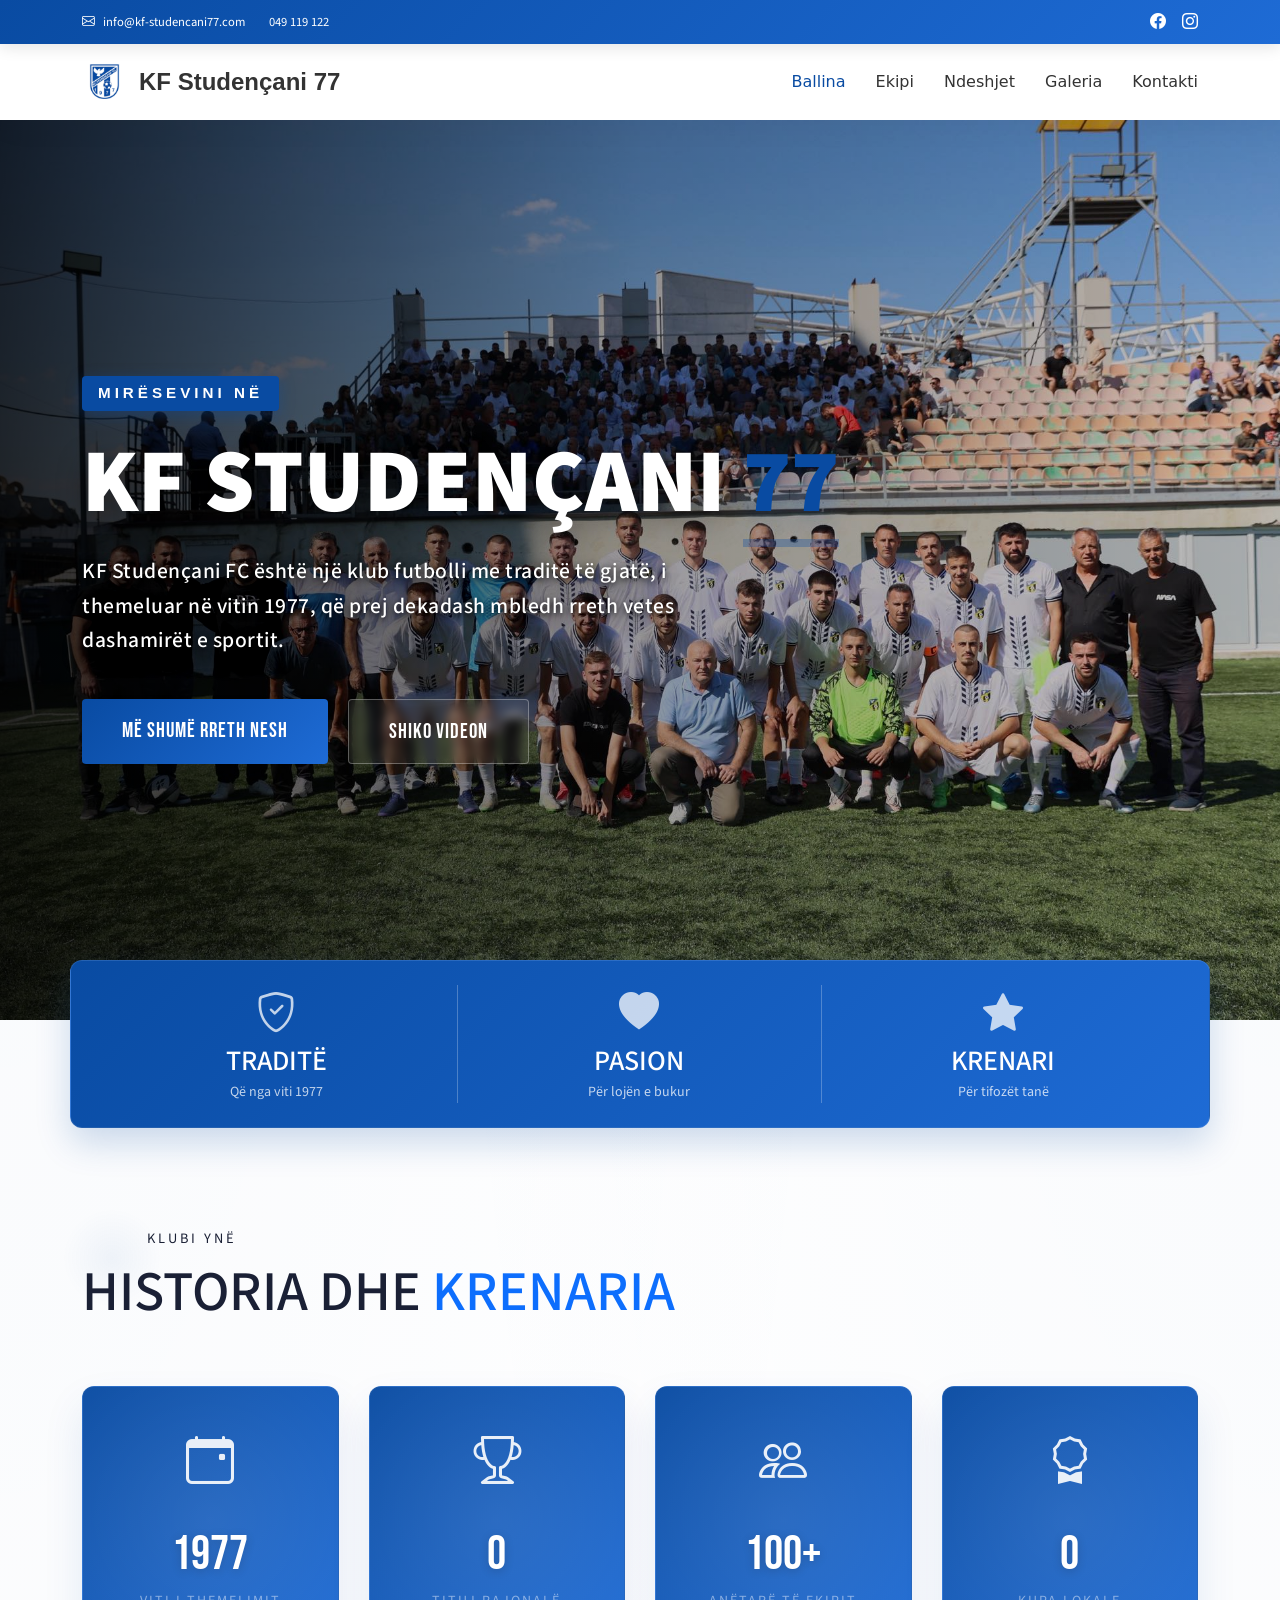
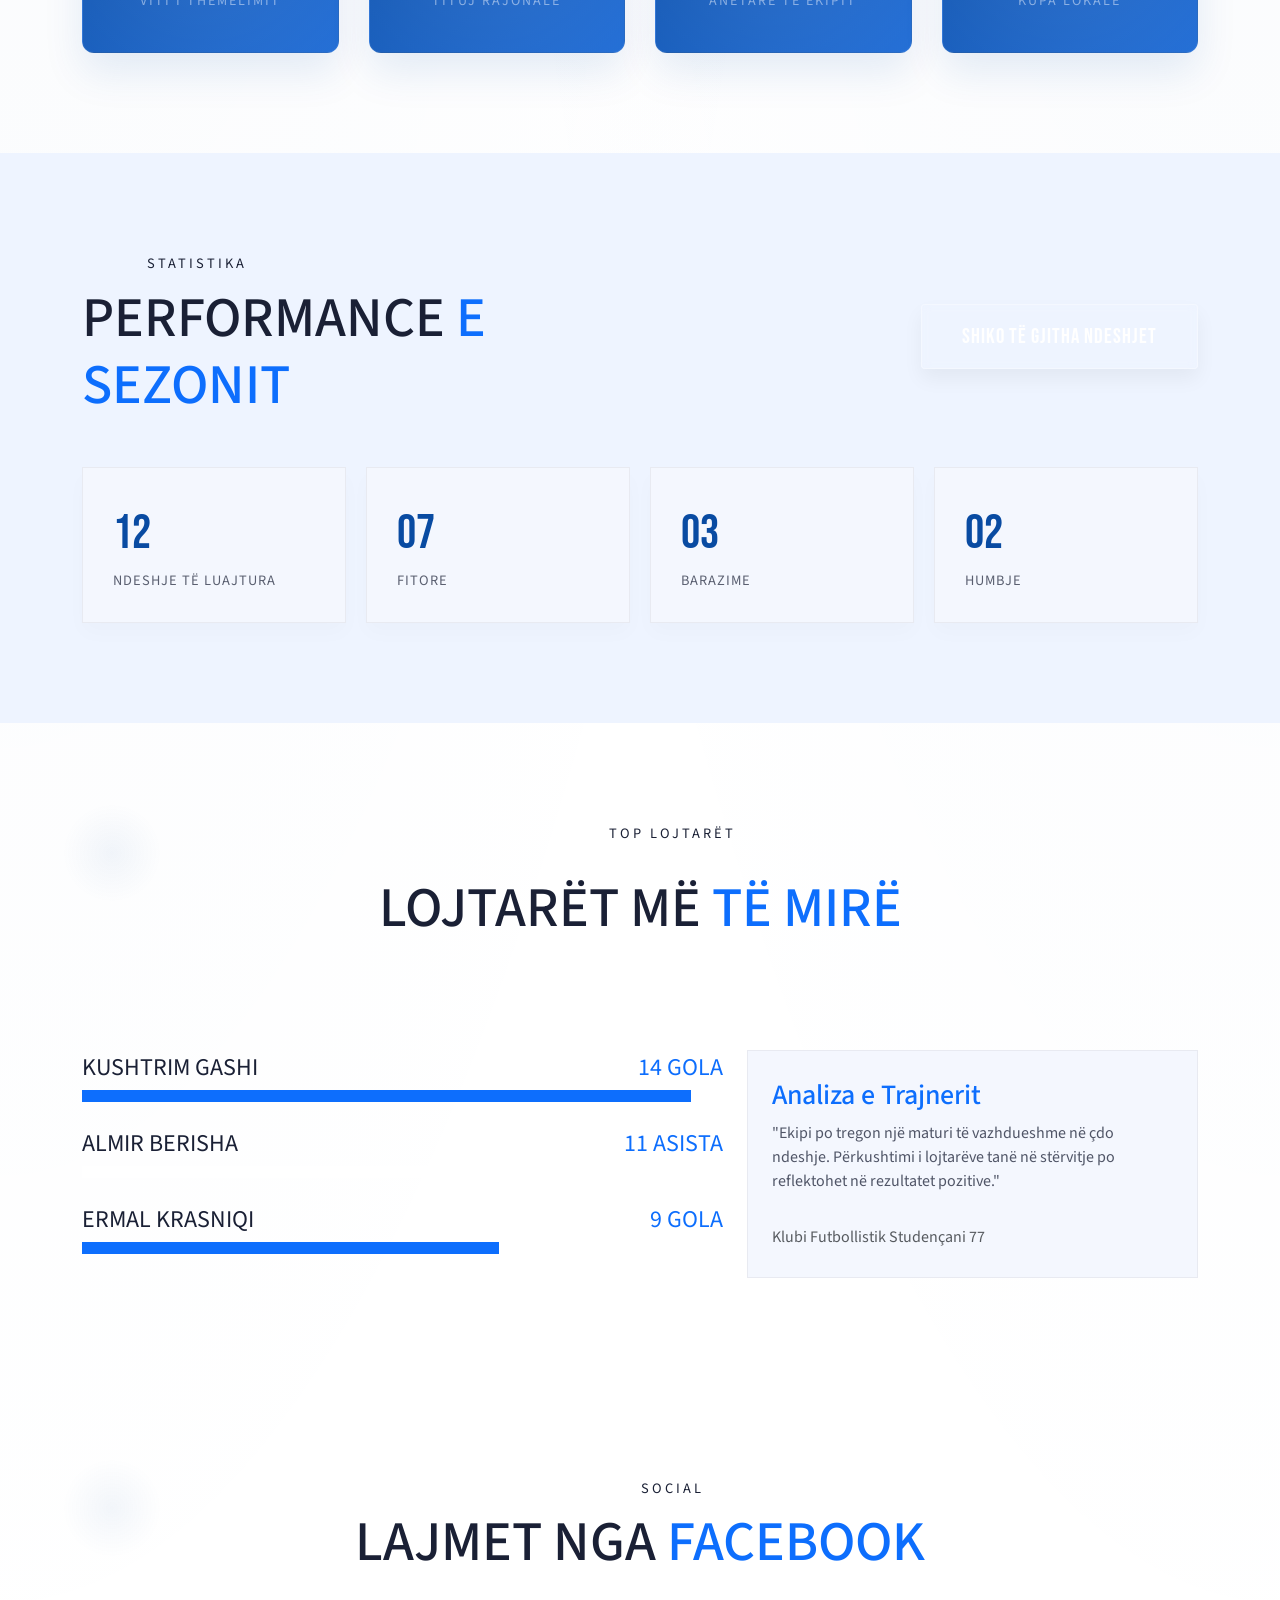
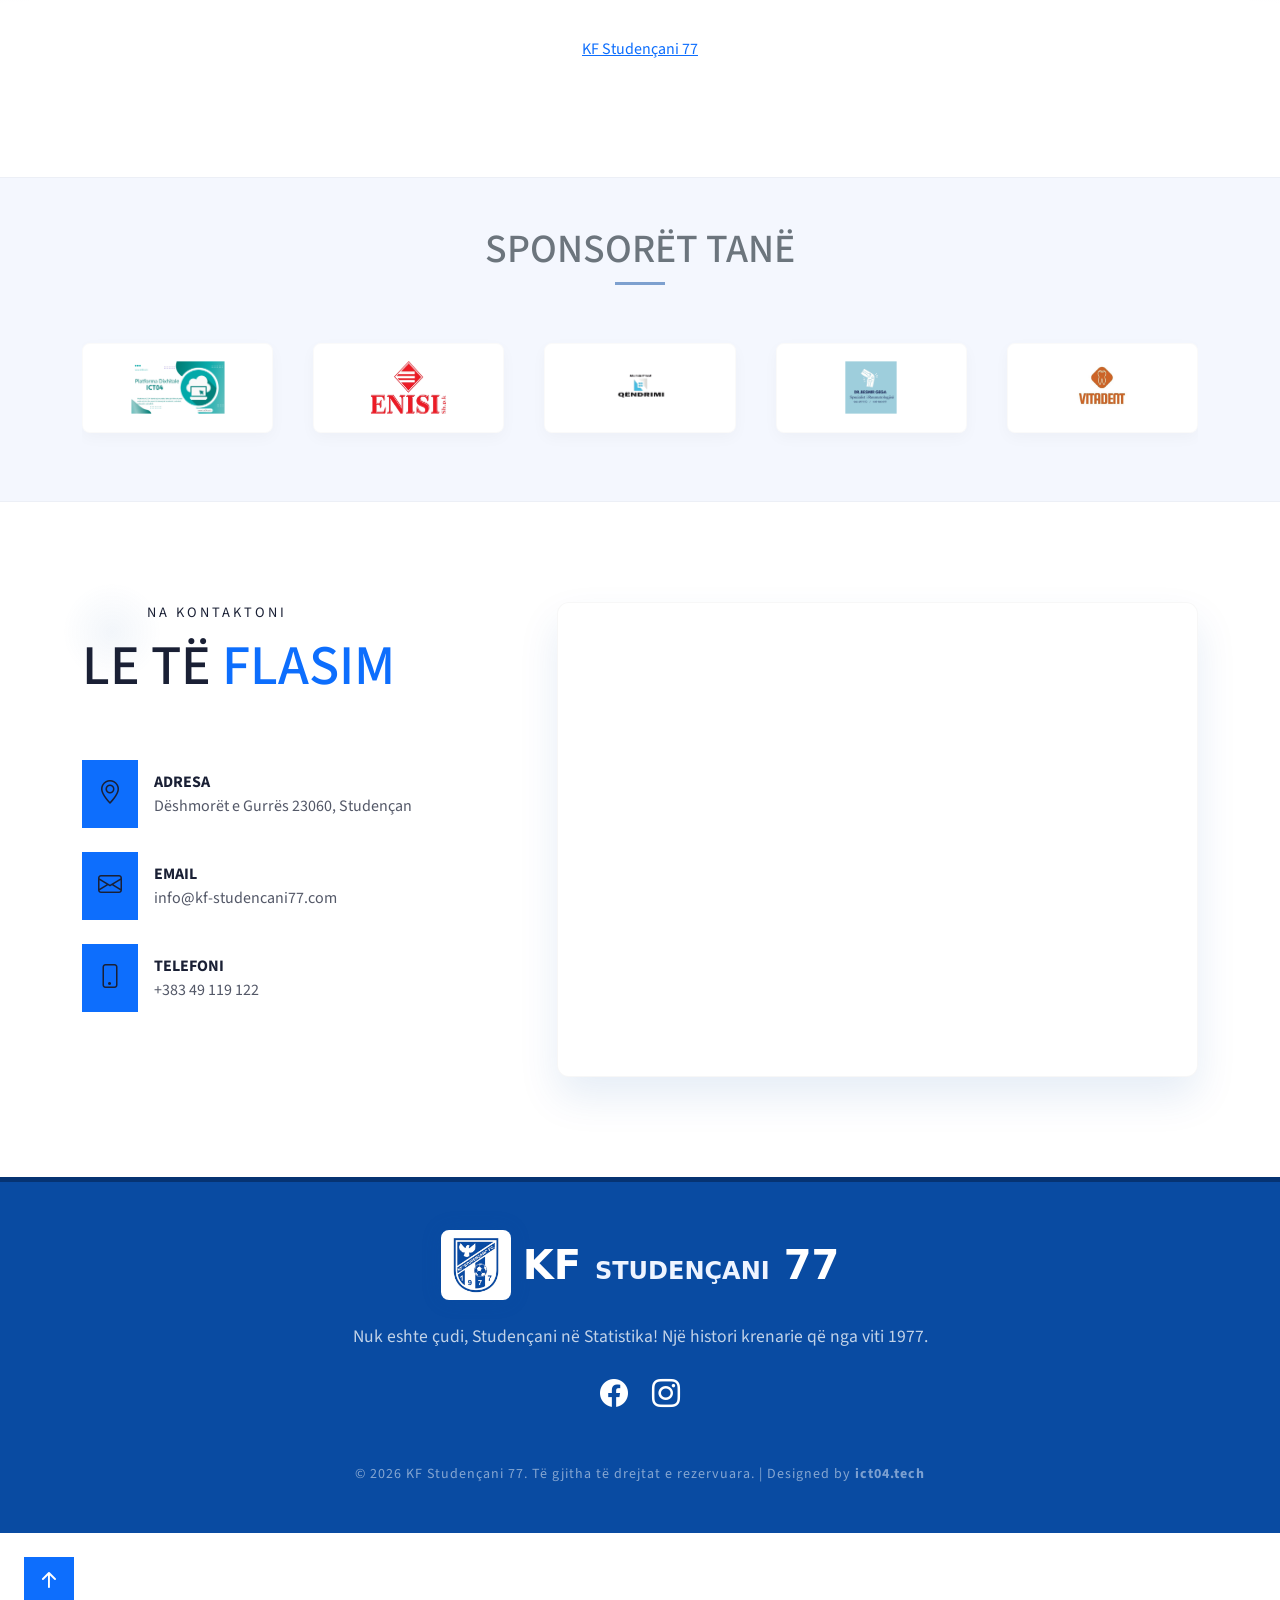
<file: index.html>
<!DOCTYPE html>
<html lang="en">

<head>
  <meta charset="utf-8">
  <meta content="width=device-width, initial-scale=1.0" name="viewport">
  <title>KF Studençani 77 | Stats & Club</title>
  
  <link href="assets/img/favicon.png" rel="icon">
  
  <!-- Fonts -->
  <link href="https://fonts.googleapis.com" rel="preconnect">
  <link href="https://fonts.gstatic.com" rel="preconnect" crossorigin>
  <link href="https://fonts.googleapis.com/css2?family=Bebas+Neue&family=Source+Sans+Pro:wght@300;400;600;700&display=swap" rel="stylesheet">

  <!-- Vendor CSS Files -->
  <link href="assets/vendor/bootstrap/css/bootstrap.min.css" rel="stylesheet">
  <link href="assets/vendor/bootstrap-icons/bootstrap-icons.css" rel="stylesheet">
  <link href="assets/vendor/aos/aos.css" rel="stylesheet">
  <link href="assets/vendor/glightbox/css/glightbox.min.css" rel="stylesheet">
  <link href="assets/vendor/swiper/swiper-bundle.min.css" rel="stylesheet">

  <!-- Custom Premium CSS -->
  <link href="assets/css/premium.css" rel="stylesheet">
  
  <style>
    /* Section specific overrides for index */
    .section-padding { padding: 100px 0; }
    
    /* Overlapping Banner adjustment */
    .overlap-banner .row {
      background: var(--gradient-primary) !important;
      border-radius: 12px;
      box-shadow: 0 15px 35px rgba(9, 75, 162, 0.2);
      margin-top: -60px;
      position: relative;
      z-index: 30;
      border: 1px solid rgba(255,255,255,0.1);
    }
  </style>
</head>

<body>
  <!-- Preloader -->
  <div id="preloader">
    <img src="assets/img/logo.jpg" alt="Logo" class="loader-logo">
    <div class="loader-text">KF STUDENÇANI 77</div>
  </div>

  <!-- Facebook SDK -->
  <div id="fb-root"></div>
  <script async defer crossorigin="anonymous" src="https://connect.facebook.net/sq_AL/sdk.js#xfbml=1&version=v21.0"></script>

  <!-- Top Bar -->
  <div class="top-bar d-none d-md-block">
    <div class="container d-flex justify-content-between align-items-center">
      <div class="contact-info d-flex align-items-center gap-3">
        <a href="mailto:info@kf-studencani77.com" class="text-white small text-decoration-none d-flex align-items-center"><i class="bi bi-envelope me-2"></i>info@kf-studencani77.com</a>
        <a href="tel:049119122" class="text-white small text-decoration-none d-flex align-items-center"><i class="bi bi-smartphone me-2"></i>049 119 122</a>
      </div>
      <div class="social-links d-flex gap-3">
        <a href="https://www.facebook.com/profile.php?id=61579096839380" target="_blank" class="text-white fs-6"><i class="bi bi-facebook"></i></a>
        <a href="https://www.instagram.com/kfstudencani77/" target="_blank" class="text-white fs-6"><i class="bi bi-instagram"></i></a>
      </div>
    </div>
  </div>



  <!-- Premium Header -->
  <header class="premium-nav">
    <div class="container">
      <a href="index.html" class="logo-wrap">
        <img src="assets/img/logo.jpg" alt="Logo">
        <span style="font-weight: 700; font-size: 1.5rem; color: #333; font-family: 'Inter', sans-serif;">KF Studençani 77</span>
      </a>

      <nav class="d-none d-lg-block">
        <ul class="nav-links">
          <li><a href="index.html" class="active">Ballina</a></li>
          <li><a href="team.html">Ekipi</a></li>
          <li><a href="ndeshjet.html">Ndeshjet</a></li>
          <li><a href="galeria.html">Galeria</a></li>
          <li><a href="#contact">Kontakti</a></li>
        </ul>
      </nav>

      <div class="d-lg-none">
        <i class="bi bi-list fs-1 cursor-pointer" id="mobile-toggle"></i>
      </div>
    </div>
  </header>

  <main>
    <!-- Hero Section -->
    <section id="hero" class="premium-hero">
      <img src="assets/img/ekipiii.jpg" alt="KF Studençani 77 Ekipi" class="hero-bg">
      <div class="hero-overlay"></div>
      
      <div class="container">
        <div class="hero-content" data-aos="fade-up">
          <span class="hero-surtitle">MIRËSEVINI NË</span>
          <h1 class="font-bebas"><span class="brand">KF STUDENÇANI</span> <span class="number">77</span></h1>
          <p>KF Studençani FC është një klub futbolli me traditë të gjatë, i themeluar në vitin 1977, që prej dekadash mbledh rreth vetes dashamirët e sportit.</p>
          <div class="hero-cta">
            <a href="#about" class="btn-premium btn-primary-accent">MË SHUMË RRETH NESH</a>
            <a href="https://www.youtube.com/watch?v=-5nKSnPtwXU" class="btn-premium btn-outline-accent glightbox">SHIKO VIDEON</a>
          </div>
        </div>
      </div>
    </section>

    <!-- Overlapping Highlights Banner -->
    <div class="container overlap-banner">
       <div class="row text-white p-4 align-items-center" data-aos="fade-up" data-aos-delay="100">
           <div class="col-md-4 text-center border-end border-white border-opacity-25 mb-3 mb-md-0">
               <i class="bi bi-shield-check fs-1 mb-2 opacity-75"></i>
               <h4 class="font-bebas mb-0 fs-3 letter-spacing-1">TRADITË</h4>
               <span class="small opacity-75">Që nga viti 1977</span>
           </div>
           <div class="col-md-4 text-center border-end border-white border-opacity-25 mb-3 mb-md-0">
               <i class="bi bi-heart-fill fs-1 mb-2 opacity-75"></i>
               <h4 class="font-bebas mb-0 fs-3 letter-spacing-1">PASION</h4>
               <span class="small opacity-75">Për lojën e bukur</span>
           </div>
           <div class="col-md-4 text-center">
               <i class="bi bi-star-fill fs-1 mb-2 opacity-75"></i>
               <h4 class="font-bebas mb-0 fs-3 letter-spacing-1">KRENARI</h4>
               <span class="small opacity-75">Për tifozët tanë</span>
           </div>
       </div>
    </div>

    <!-- Achievements Section (Palmares) -->
    <section id="achievements" class="section-padding">
      <div class="container">
        <div class="section-header" data-aos="fade-up">
          <div class="surtitle">Klubi ynë</div>
          <h2>HISTORIA DHE <span class="text-primary">KRENARIA</span></h2>
        </div>

        <div class="palmares-grid">
          <div class="trophy-card" data-aos="fade-up" data-aos-delay="100">
            <div class="icon"><i class="bi bi-calendar-event"></i></div>
            <div class="count">1977</div>
            <div class="small opacity-50 font-bebas">VITI I THEMELIMIT</div>
          </div>
          <div class="trophy-card" data-aos="fade-up" data-aos-delay="200">
            <div class="icon"><i class="bi bi-trophy"></i></div>
            <div class="count">0</div>
            <div class="small opacity-50 font-bebas">TITUJ RAJONALË</div>
          </div>
          <div class="trophy-card" data-aos="fade-up" data-aos-delay="300">
            <div class="icon"><i class="bi bi-people"></i></div>
            <div class="count">100+</div>
            <div class="small opacity-50 font-bebas">ANËTARË TË EKIPIT</div>
          </div>
          <div class="trophy-card" data-aos="fade-up" data-aos-delay="400">
            <div class="icon"><i class="bi bi-award"></i></div>
            <div class="count">0</div>
            <div class="small opacity-50 font-bebas">KUPA LOKALE</div>
          </div>
        </div>
      </div>
    </section>

    <!-- Performance Stats Section -->
    <section id="performance" class="section-padding" style="background: var(--color-accent);">

      <div class="container">
        <div class="row align-items-center mb-5">
          <div class="col-lg-6">
            <div class="section-header mb-0" data-aos="fade-right">
              <div class="surtitle">Statistika</div>
              <h2>PERFORMANCE <span class="text-primary">E SEZONIT</span></h2>
            </div>
          </div>
          <div class="col-lg-6 text-lg-end pt-4 pt-lg-0">
            <a href="ndeshjet.html" class="btn-premium btn-outline-accent">SHIKO TË GJITHA NDESHJET</a>
          </div>
        </div>

        <div class="performance-grid" data-aos="fade-up">
          <div class="stat-item">
            <div class="stat-value">12</div>
            <div class="stat-label">Ndeshje të Luajtura</div>
          </div>
          <div class="stat-item">
            <div class="stat-value">07</div>
            <div class="stat-label">Fitore</div>
          </div>
          <div class="stat-item">
            <div class="stat-value">03</div>
            <div class="stat-label">Barazime</div>
          </div>
          <div class="stat-item">
            <div class="stat-value">02</div>
            <div class="stat-label">Humbje</div>
          </div>
        </div>
      </div>
    </section>

    <!-- Decisive Players Section -->
    <section id="players" class="section-padding">
      <div class="container">
        <div class="section-header text-center" data-aos="fade-up">
          <div class="surtitle justify-content-center" style="margin-bottom: 30px;">Top Lojtarët</div>
          <h2>LOJTARËT MË <span class="text-primary">TË MIRË</span></h2>
        </div>

        <div class="row gy-5 mt-4">
          <div class="col-lg-7" data-aos="fade-right">
            <!-- Player Bar Chart Like statsomp -->
            <div class="mb-4">
              <div class="d-flex justify-content-between mb-1">
                <span class="font-bebas fs-4">KUSHTRIM GASHI</span>
                <span class="font-bebas text-primary fs-4">14 GOLA</span>
              </div>
              <div class="progress rounded-0" style="height: 12px; background: rgba(255,255,255,0.05);">
                <div class="progress-bar bg-primary" style="width: 95%;"></div>
              </div>
            </div>
            <div class="mb-4">
              <div class="d-flex justify-content-between mb-1">
                <span class="font-bebas fs-4">ALMIR BERISHA</span>
                <span class="font-bebas text-primary fs-4">11 ASISTA</span>
              </div>
              <div class="progress rounded-0" style="height: 12px; background: rgba(255,255,255,0.05);">
                <div class="progress-bar" style="width: 80%; background: #ffffff;"></div>
              </div>
            </div>
            <div class="mb-4">
              <div class="d-flex justify-content-between mb-1">
                <span class="font-bebas fs-4">ERMAL KRASNIQI</span>
                <span class="font-bebas text-primary fs-4">9 GOLA</span>
              </div>
              <div class="progress rounded-0" style="height: 12px; background: rgba(255,255,255,0.05);">
                <div class="progress-bar bg-primary" style="width: 65%;"></div>
              </div>
            </div>
          </div>
          <div class="col-lg-5" data-aos="fade-left">
            <div class="p-4 border h-100 d-flex flex-column justify-content-center" style="background: var(--color-surface); border-color: rgba(0,0,0,0.05) !important;">
              <h3 class="font-bebas text-primary">Analiza e Trajnerit</h3>
              <p class="opacity-75">"Ekipi po tregon një maturi të vazhdueshme në çdo ndeshje. Përkushtimi i lojtarëve tanë në stërvitje po reflektohet në rezultatet pozitive."</p>
              <footer class="mt-3 font-bebas text-muted">Klubi Futbollistik Studençani 77</footer>
            </div>
          </div>
        </div>
      </div>
    </section>

    <!-- Facebook Social Section -->
    <section id="social" class="section-padding">

      <div class="container">
        <div class="section-header text-center" data-aos="fade-up">
          <div class="surtitle justify-content-center">Social</div>
          <h2>LAJMET NGA <span class="text-primary">FACEBOOK</span></h2>
        </div>
        
        <div class="row justify-content-center mt-5">
          <div class="col-lg-8 text-center" data-aos="zoom-in">
             <div class="fb-page" 
                  data-href="https://www.facebook.com/profile.php?id=61579096839380" 
                  data-tabs="timeline" 
                  data-width="500" 
                  data-height="600" 
                  data-small-header="false" 
                  data-adapt-container-width="true" 
                  data-hide-cover="false" 
                  data-show-facepile="true">
               <blockquote cite="https://www.facebook.com/profile.php?id=61579096839380" class="fb-xfbml-parse-ignore">
                 <a href="https://www.facebook.com/profile.php?id=61579096839380">KF Studençani 77</a>
               </blockquote>
             </div>
          </div>
        </div>
      </div>
    </section>

    <!-- Sponsor Horizontal Scroller -->
    <section class="py-5" style="background: var(--color-surface); border-top: 1px solid rgba(0,0,0,0.03); border-bottom: 1px solid rgba(0,0,0,0.03);">

      <div class="container">
        <div class="text-center mb-5">
           <h3 class="font-bebas text-secondary letter-spacing-2" style="font-size: 2.5rem;">SPONSORËT TANË</h3>
           <div style="width: 50px; height: 3px; background: var(--color-primary); margin: 0 auto; opacity: 0.5;"></div>
        </div>
        <div class="swiper init-swiper" style="padding-bottom: 20px; padding-top: 10px;">
          <script type="application/json" class="swiper-config">
            {
              "loop": true,
              "speed": 600,
              "autoplay": { "delay": 3000 },
              "slidesPerView": "auto",
              "breakpoints": {
                "320": { "slidesPerView": 2, "spaceBetween": 30 },
                "480": { "slidesPerView": 3, "spaceBetween": 40 },
                "992": { "slidesPerView": 5, "spaceBetween": 40 }
              }
            }
          </script>
          <div class="swiper-wrapper align-items-center">
            <div class="swiper-slide text-center sponsor-card"><img src="assets/img/clients/client-1.png" class="img-fluid sponsor-logo"></div>
            <div class="swiper-slide text-center sponsor-card"><img src="assets/img/clients/client-2.png" class="img-fluid sponsor-logo"></div>
            <div class="swiper-slide text-center sponsor-card"><img src="assets/img/clients/client-3.png" class="img-fluid sponsor-logo"></div>
            <div class="swiper-slide text-center sponsor-card"><img src="assets/img/clients/client-4.png" class="img-fluid sponsor-logo"></div>
            <div class="swiper-slide text-center sponsor-card"><img src="assets/img/clients/client-5.png" class="img-fluid sponsor-logo"></div>
            <div class="swiper-slide text-center sponsor-card"><img src="assets/img/clients/client-6.png" class="img-fluid sponsor-logo"></div>
          </div>
        </div>
      </div>
    </section>

    <!-- Contact Section -->
    <section id="contact" class="section-padding">
      <div class="container">
        <div class="row gy-5">
          <div class="col-lg-5" data-aos="fade-up">
            <div class="section-header">
              <div class="surtitle">Na Kontaktoni</div>
              <h2>LE TË <span class="text-primary">FLASIM</span></h2>
            </div>
            <div class="contact-info mt-4">
              <div class="d-flex align-items-center gap-3 mb-4">
                 <div class="bg-primary p-3"><i class="bi bi-geo-alt fs-4"></i></div>
                 <div>
                   <div class="fw-bold font-bebas">ADRESA</div>
                   <div class="opacity-75">Dëshmorët e Gurrës 23060, Studençan</div>
                 </div>
              </div>
              <div class="d-flex align-items-center gap-3 mb-4">
                 <div class="bg-primary p-3"><i class="bi bi-envelope fs-4"></i></div>
                 <div>
                   <div class="fw-bold font-bebas">EMAIL</div>
                   <div class="opacity-75">info@kf-studencani77.com</div>
                 </div>
              </div>
              <div class="d-flex align-items-center gap-3">
                 <div class="bg-primary p-3"><i class="bi bi-phone fs-4"></i></div>
                 <div>
                   <div class="fw-bold font-bebas">TELEFONI</div>
                   <div class="opacity-75">+383 49 119 122</div>
                 </div>
              </div>
            </div>
          </div>
          <div class="col-lg-7" data-aos="fade-up" data-aos-delay="200">
             <div class="p-2" style="background: #ffffff; border-radius: 12px; box-shadow: var(--shadow-premium); border: 1px solid rgba(0,0,0,0.03); height: 100%;">
                <iframe src="https://www.google.com/maps/embed?pb=!1m18!1m12!1m3!1d11822.42777174621!2d20.803732!3d42.348612!2m3!1f0!2f0!3f0!3m2!1i1024!2i768!4f13.1!3m3!1m2!1s0x1353f8a0a4c22a7f%3A0xc345caadcecb2e93!2sStuden%C3%A7an!5e0!3m2!1sen!2s!4v1700000000000!5m2!1sen!2s" width="100%" height="450" style="border:0; border-radius: 8px;" allowfullscreen="" loading="lazy" referrerpolicy="no-referrer-when-downgrade"></iframe>
             </div>
          </div>

        </div>
      </div>
    </section>

  </main>

  <!-- Premium Footer -->
  <footer class="py-5" style="background: var(--color-primary); color: white; border-top: 5px solid var(--color-primary-dark);">

    <div class="container text-center">
      <a href="#" class="logo-wrap justify-content-center mb-4">
        <img src="assets/img/logo.jpg" alt="Logo" style="height: 70px; border-radius: 8px; box-shadow: 0 0 20px var(--brand-blue-glow);">
        <span class="fs-1 text-white">KF <span style="color: var(--color-accent);">STUDENÇANI</span> 77</span>
      </a>
      <div class="mb-4 opacity-75 mx-auto" style="max-width: 600px; font-size: 1.1rem;">
        <p>Nuk eshte çudi, Studençani në Statistika! Një histori krenarie që nga viti 1977.</p>
      </div>
      <div class="social-links d-flex justify-content-center gap-4 mb-5">
        <a href="https://www.facebook.com/profile.php?id=61579096839380" target="_blank" class="fs-3 text-white social-glow" style="transition: var(--transition);"><i class="bi bi-facebook"></i></a>
        <a href="https://www.instagram.com/kfstudencani77/" target="_blank" class="fs-3 text-white social-glow" style="transition: var(--transition);"><i class="bi bi-instagram"></i></a>
      </div>
      <div class="small opacity-50" style="letter-spacing: 1px;">
        &copy; 2026 KF Studençani 77. Të gjitha të drejtat e rezervuara. | Designed by <a href="#" style="color: var(--color-accent); text-decoration: none; font-weight: bold;">ict04.tech</a>
      </div>
    </div>
  </footer>

  <!-- Scroll Top -->
  <a href="#" id="scroll-top" class="btn btn-primary rounded-0 fixed-bottom-right m-4 d-flex align-items-center justify-content-center" style="width: 50px; height: 50px; z-index: 999;"><i class="bi bi-arrow-up-short fs-2"></i></a>

  <!-- Vendor JS Files -->
  <script src="assets/vendor/bootstrap/js/bootstrap.bundle.min.js"></script>
  <script src="assets/vendor/aos/aos.js"></script>
  <script src="assets/vendor/glightbox/js/glightbox.min.js"></script>
  <script src="assets/vendor/swiper/swiper-bundle.min.js"></script>

  <!-- Initialize AOS -->
  <script>
    document.addEventListener('DOMContentLoaded', () => {
      AOS.init({
        duration: 800,
        easing: 'ease-in-out',
        once: true,
        mirror: false
      });
      
      // Initialize GLightbox for video
      const glightbox = GLightbox({
        selector: '.glightbox'
      });

      // Simple nav scroll effect
      window.addEventListener('scroll', () => {
        const header = document.querySelector('.premium-nav');
        if (window.scrollY > 50) {
          header.style.padding = '10px 0';
          header.style.background = 'rgba(255, 255, 255, 0.98)';
        } else {
          header.style.padding = '15px 0';
          header.style.background = 'rgba(255, 255, 255, 0.95)';
        }
      });
    });
  </script>

  <!-- Main Swiper Init -->
  <script>
    function initSwiper() {
      document.querySelectorAll(".init-swiper").forEach(function(swiperElement) {
        let config = JSON.parse(
          swiperElement.querySelector(".swiper-config").innerHTML.trim()
        );
        new Swiper(swiperElement, config);
      });
    }
    window.addEventListener("load", initSwiper);
  </script>

  <!-- Preloader Handler -->
  <script>
    window.addEventListener('load', () => {
      const preloader = document.getElementById('preloader');
      if (preloader) {
        setTimeout(() => {
          preloader.classList.add('preloader-hidden');
        }, 1000); // 1s delay for better visual effect
      }
    });
  </script>

  <!-- Mobile Menu Toggle Script -->
  <script>
    document.addEventListener('DOMContentLoaded', () => {
      const mobileToggle = document.getElementById('mobile-toggle');
      const mobileNav = document.querySelector('.premium-nav nav');
      const body = document.querySelector('body');
      
      if (mobileToggle && mobileNav) {
        mobileToggle.addEventListener('click', () => {
          mobileNav.classList.toggle('mobile-nav-active');
          mobileToggle.classList.toggle('bi-list');
          mobileToggle.classList.toggle('bi-x');
          if(mobileNav.classList.contains('mobile-nav-active')) {
            body.style.overflow = 'hidden';
          } else {
            body.style.overflow = 'auto';
          }
        });

        // Close menu when clicking a link
        document.querySelectorAll('.nav-links a').forEach(link => {
          link.addEventListener('click', () => {
            mobileNav.classList.remove('mobile-nav-active');
            mobileToggle.classList.remove('bi-x');
            mobileToggle.classList.add('bi-list');
            body.style.overflow = 'auto';
          });
        });
      }
    });
  </script>

</body>
</html>
</file>
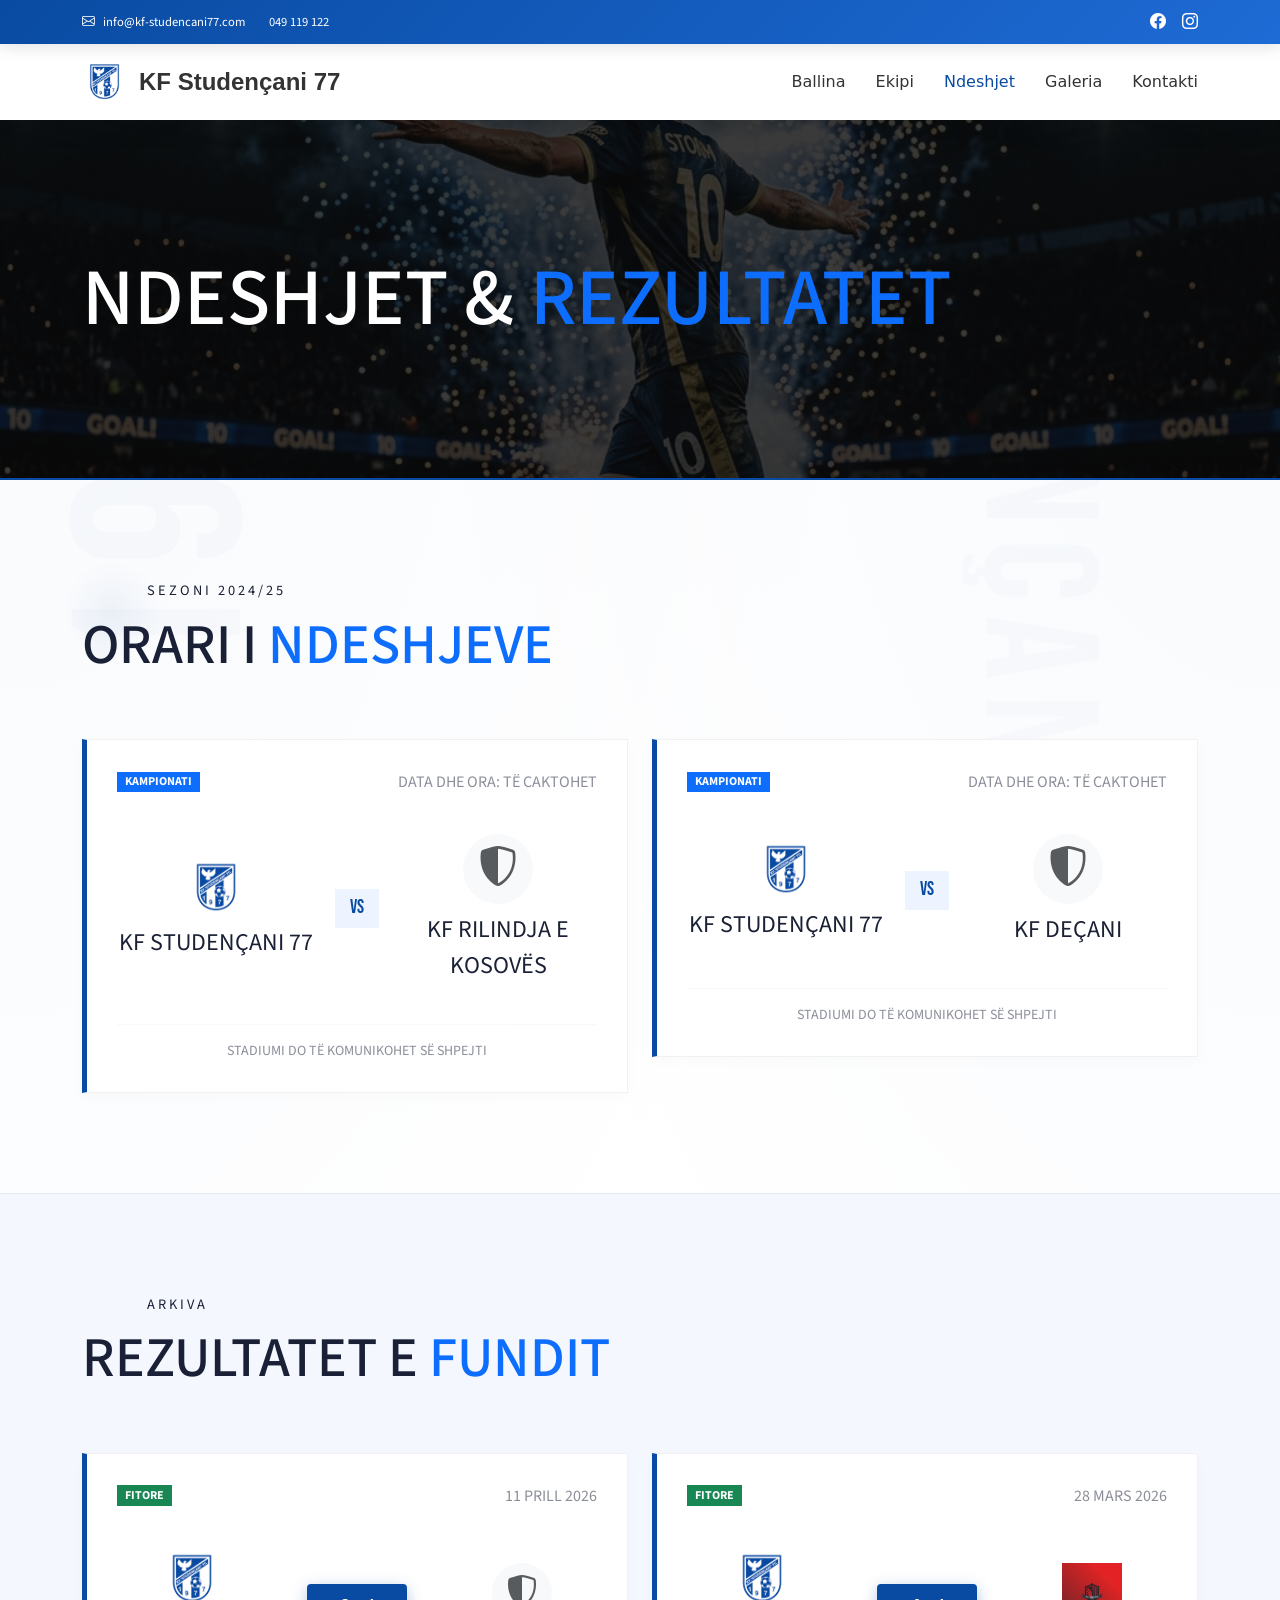
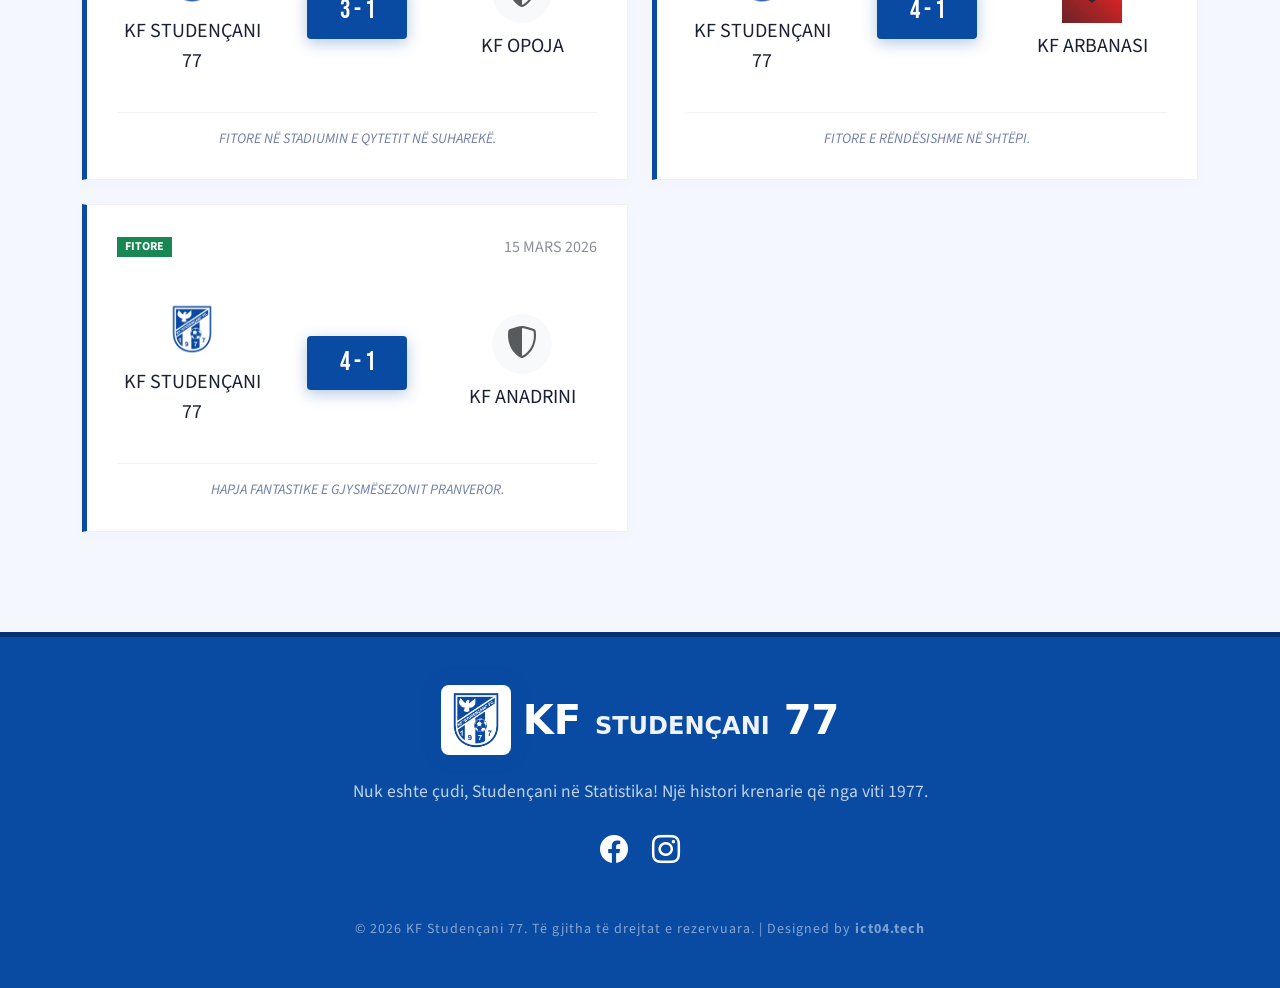
<file: ndeshjet.html>
<!DOCTYPE html>
<html lang="en">

<head>
  <meta charset="utf-8">
  <meta content="width=device-width, initial-scale=1.0" name="viewport">
  <title>Ndeshjet | KF Studençani 77</title>
  
  <link href="assets/img/favicon.png" rel="icon">
  
  <!-- Fonts -->
  <link href="https://fonts.googleapis.com" rel="preconnect">
  <link href="https://fonts.gstatic.com" rel="preconnect" crossorigin>
  <link href="https://fonts.googleapis.com/css2?family=Bebas+Neue&family=Source+Sans+Pro:wght@300;400;600;700&display=swap" rel="stylesheet">

  <!-- Vendor CSS Files -->
  <link href="assets/vendor/bootstrap/css/bootstrap.min.css" rel="stylesheet">
  <link href="assets/vendor/bootstrap-icons/bootstrap-icons.css" rel="stylesheet">
  <link href="assets/vendor/aos/aos.css" rel="stylesheet">
  <link href="assets/vendor/glightbox/css/glightbox.min.css" rel="stylesheet">
  <link href="assets/vendor/swiper/swiper-bundle.min.css" rel="stylesheet">

  <!-- Custom Premium CSS -->
  <link href="assets/css/premium.css" rel="stylesheet">
  
  <style>
    .section-padding { padding: 100px 0; }

    
    .inner-hero {
      height: 40vh;
      display: flex;
      align-items: center;
      background: linear-gradient(rgba(10,10,11,0.8), rgba(10,10,11,0.8)), url('assets/img/hero.png');
      background-size: cover;
      background-position: center;
      border-bottom: 2px solid var(--color-primary);
    }
  </style>
</head>

<body>
  <!-- Preloader -->
  <div id="preloader">
    <img src="assets/img/logo.jpg" alt="Logo" class="loader-logo">
    <div class="loader-text">KF STUDENÇANI 77</div>
  </div>

  <!-- Top Bar -->
  <div class="top-bar d-none d-md-block">
    <div class="container d-flex justify-content-between align-items-center">
      <div class="contact-info d-flex align-items-center gap-3">
        <a href="mailto:info@kf-studencani77.com" class="text-white small text-decoration-none d-flex align-items-center"><i class="bi bi-envelope me-2"></i>info@kf-studencani77.com</a>
        <a href="tel:049119122" class="text-white small text-decoration-none d-flex align-items-center"><i class="bi bi-smartphone me-2"></i>049 119 122</a>
      </div>
      <div class="social-links d-flex gap-3">
        <a href="https://www.facebook.com/profile.php?id=61579096839380" target="_blank" class="text-white fs-6"><i class="bi bi-facebook"></i></a>
        <a href="https://www.instagram.com/kfstudencani77/" target="_blank" class="text-white fs-6"><i class="bi bi-instagram"></i></a>
      </div>

    </div>
  </div>


  <!-- Premium Header -->
  <header class="premium-nav">
    <div class="container">
      <a href="index.html" class="logo-wrap">
        <img src="assets/img/logo.jpg" alt="Logo">
        <span style="font-weight: 700; font-size: 1.5rem; color: #333; font-family: 'Inter', sans-serif;">KF Studençani 77</span>
      </a>

      <nav class="d-none d-lg-block">
        <ul class="nav-links">
          <li><a href="index.html">Ballina</a></li>
          <li><a href="team.html">Ekipi</a></li>
          <li><a href="ndeshjet.html" class="active">Ndeshjet</a></li>
          <li><a href="galeria.html">Galeria</a></li>
          <li><a href="index.html#contact">Kontakti</a></li>
        </ul>
      </nav>

      <div class="d-lg-none">
        <i class="bi bi-list fs-1 cursor-pointer" id="mobile-toggle"></i>
      </div>
    </div>
  </header>

  <main>
    <!-- Inner Hero -->
    <section class="inner-hero">
      <div class="container">
        <h1 class="font-bebas fs-huge text-white mb-0" style="font-size: 5rem;" data-aos="fade-up">NDESHJET & <span class="text-primary">REZULTATET</span></h1>
      </div>
    </section>

    <!-- Matches List -->
    <section class="section-padding">
      <div class="container">
        <div class="section-header" data-aos="fade-up">
          <div class="surtitle">Sezoni 2024/25</div>
          <h2>ORARI I <span class="text-primary">NDESHJEVE</span></h2>
        </div>

        <div class="row gy-4">
          <!-- Match 1 -->
          <div class="col-lg-6" data-aos="fade-up">
            <div class="match-card">
              <div class="d-flex justify-content-between align-items-center mb-4">
                <span class="badge bg-primary rounded-0">KAMPIONATI</span>
                <span class="font-bebas opacity-50">DATA DHE ORA: TË CAKTOHET</span>
              </div>
              <div class="match-teams py-3">
                <div class="text-center" style="flex:1;">
                  <img src="assets/img/logo.jpg" alt="KF Studençani 77" class="team-logo mb-2">
                  <div class="font-bebas fs-4">KF STUDENÇANI 77</div>
                </div>
                <div class="vs-box">VS</div>
                <div class="text-center" style="flex:1;">
                  <div class="bg-light rounded-circle d-flex align-items-center justify-content-center mx-auto mb-2" style="width: 70px; height: 70px;">
                    <i class="bi bi-shield-shaded fs-1 text-muted"></i>
                  </div>
                  <div class="font-bebas fs-4">KF RILINDJA E KOSOVËS</div>
                </div>
              </div>
              <div class="mt-4 pt-3 border-top small opacity-50 text-center font-bebas" style="border-color: rgba(0,0,0,0.05) !important;">
                STADIUMI DO TË KOMUNIKOHET SË SHPEJTI
              </div>
            </div>
          </div>

          <!-- Match 2 -->
          <div class="col-lg-6" data-aos="fade-up" data-aos-delay="100">
            <div class="match-card">
              <div class="d-flex justify-content-between align-items-center mb-4">
                <span class="badge bg-primary rounded-0">KAMPIONATI</span>
                <span class="font-bebas opacity-50">DATA DHE ORA: TË CAKTOHET</span>
              </div>
              <div class="match-teams py-3">
                <div class="text-center" style="flex:1;">
                  <img src="assets/img/logo.jpg" alt="KF Studençani 77" class="team-logo mb-2">
                  <div class="font-bebas fs-4">KF STUDENÇANI 77</div>
                </div>
                <div class="vs-box">VS</div>
                <div class="text-center" style="flex:1;">
                  <div class="bg-light rounded-circle d-flex align-items-center justify-content-center mx-auto mb-2" style="width: 70px; height: 70px;">
                    <i class="bi bi-shield-shaded fs-1 text-muted"></i>
                  </div>
                  <div class="font-bebas fs-4">KF DEÇANI</div>
                </div>
              </div>
              <div class="mt-4 pt-3 border-top small opacity-50 text-center font-bebas" style="border-color: rgba(0,0,0,0.05) !important;">
                STADIUMI DO TË KOMUNIKOHET SË SHPEJTI
              </div>
            </div>
          </div>

        </div>
      </div>
    </section>

    <!-- Past Results -->
    <section class="section-padding" style="background: var(--color-surface); border-top: 1px solid rgba(0,0,0,0.05);">

      <div class="container">
        <div class="section-header" data-aos="fade-up">
          <div class="surtitle">Arkiva</div>
          <h2>REZULTATET E <span class="text-primary">FUNDIT</span></h2>
        </div>

        <div class="row gy-4" data-aos="fade-up">
          <!-- Result 1 -->
          <div class="col-lg-6">
            <div class="match-card">
              <div class="d-flex justify-content-between align-items-center mb-4">
                <span class="badge bg-success rounded-0">FITORE</span>
                <span class="font-bebas opacity-50">11 PRILL 2026</span>
              </div>
              <div class="match-teams py-3">
                <div class="text-center" style="flex:1;">
                  <img src="assets/img/logo.jpg" alt="KF Studençani 77" class="team-logo mb-2">
                  <div class="font-bebas fs-5">KF STUDENÇANI 77</div>
                </div>
                <div class="score-box">3 - 1</div>
                <div class="text-center" style="flex:1;">
                  <div class="bg-light rounded-circle d-flex align-items-center justify-content-center mx-auto mb-2" style="width: 60px; height: 60px;">
                    <i class="bi bi-shield-shaded fs-2 text-muted"></i>
                  </div>
                  <div class="font-bebas fs-5">KF OPOJA</div>
                </div>
              </div>
              <div class="result-detail text-center">
                FITORE NË STADIUMIN E QYTETIT NË SUHAREKË.
              </div>
            </div>
          </div>

          <!-- Result 2 -->
          <div class="col-lg-6">
            <div class="match-card">
              <div class="d-flex justify-content-between align-items-center mb-4">
                <span class="badge bg-success rounded-0">FITORE</span>
                <span class="font-bebas opacity-50">28 MARS 2026</span>
              </div>
              <div class="match-teams py-3">
                <div class="text-center" style="flex:1;">
                  <img src="assets/img/logo.jpg" alt="KF Studençani 77" class="team-logo mb-2">
                  <div class="font-bebas fs-5">KF STUDENÇANI 77</div>
                </div>
                <div class="score-box">4 - 1</div>
                <div class="text-center" style="flex:1;">
                  <img src="assets/img/testimonials/fc-arbana.jpg" alt="KF Arbanasi" class="team-logo mb-2">
                  <div class="font-bebas fs-5">KF ARBANASI</div>
                </div>
              </div>
              <div class="result-detail text-center">
                FITORE E RËNDËSISHME NË SHTËPI.
              </div>
            </div>
          </div>

          <!-- Result 3 -->
          <div class="col-lg-6">
            <div class="match-card">
              <div class="d-flex justify-content-between align-items-center mb-4">
                <span class="badge bg-success rounded-0">FITORE</span>
                <span class="font-bebas opacity-50">15 MARS 2026</span>
              </div>
              <div class="match-teams py-3">
                <div class="text-center" style="flex:1;">
                  <img src="assets/img/logo.jpg" alt="KF Studençani 77" class="team-logo mb-2">
                  <div class="font-bebas fs-5">KF STUDENÇANI 77</div>
                </div>
                <div class="score-box">4 - 1</div>
                <div class="text-center" style="flex:1;">
                  <div class="bg-light rounded-circle d-flex align-items-center justify-content-center mx-auto mb-2" style="width: 60px; height: 60px;">
                    <i class="bi bi-shield-shaded fs-2 text-muted"></i>
                  </div>
                  <div class="font-bebas fs-5">KF ANADRINI</div>
                </div>
              </div>
              <div class="result-detail text-center">
                HAPJA FANTASTIKE E GJYSMËSEZONIT PRANVEROR.
              </div>
            </div>
          </div>
        </div>
      </div>
    </section>
  </main>

  <!-- Premium Footer -->
  <footer class="py-5" style="background: var(--color-primary); color: white; border-top: 5px solid var(--color-primary-dark);">

    <div class="container text-center">
      <a href="index.html" class="logo-wrap justify-content-center mb-4">
        <img src="assets/img/logo.jpg" alt="Logo" style="height: 70px; border-radius: 8px; box-shadow: 0 0 20px var(--brand-blue-glow);">
        <span class="fs-1 text-white">KF <span style="color: var(--color-accent);">STUDENÇANI</span> 77</span>
      </a>
      <div class="mb-4 opacity-75 mx-auto" style="max-width: 600px; font-size: 1.1rem;">
        <p>Nuk eshte çudi, Studençani në Statistika! Një histori krenarie që nga viti 1977.</p>
      </div>
      <div class="social-links d-flex justify-content-center gap-4 mb-5">
        <a href="https://www.facebook.com/profile.php?id=61579096839380" target="_blank" class="fs-3 text-white social-glow" style="transition: var(--transition);"><i class="bi bi-facebook"></i></a>
        <a href="https://www.instagram.com/kfstudencani77/" target="_blank" class="fs-3 text-white social-glow" style="transition: var(--transition);"><i class="bi bi-instagram"></i></a>
      </div>
      <div class="small opacity-50" style="letter-spacing: 1px;">
        &copy; 2026 KF Studençani 77. Të gjitha të drejtat e rezervuara. | Designed by <a href="#" style="color: var(--color-accent); text-decoration: none; font-weight: bold;">ict04.tech</a>
      </div>
    </div>
  </footer>

  <!-- Vendor JS Files -->
  <script src="assets/vendor/bootstrap/js/bootstrap.bundle.min.js"></script>
  <script src="assets/vendor/aos/aos.js"></script>
  <script>
    document.addEventListener('DOMContentLoaded', () => {
      AOS.init({ duration: 800, once: true });
    });
  </script>

  <!-- Preloader Handler -->
  <script>
    window.addEventListener('load', () => {
      const preloader = document.getElementById('preloader');
      if (preloader) {
        setTimeout(() => {
          preloader.classList.add('preloader-hidden');
        }, 1000);
      }
    });
  </script>
  <!-- Mobile Menu Toggle Script -->
  <script>
    document.addEventListener('DOMContentLoaded', () => {
      const mobileToggle = document.getElementById('mobile-toggle');
      const mobileNav = document.querySelector('.premium-nav nav');
      const body = document.querySelector('body');
      
      if (mobileToggle && mobileNav) {
        mobileToggle.addEventListener('click', () => {
          mobileNav.classList.toggle('mobile-nav-active');
          mobileToggle.classList.toggle('bi-list');
          mobileToggle.classList.toggle('bi-x');
          if(mobileNav.classList.contains('mobile-nav-active')) {
            body.style.overflow = 'hidden';
          } else {
            body.style.overflow = 'auto';
          }
        });

        // Close menu when clicking a link
        document.querySelectorAll('.nav-links a').forEach(link => {
          link.addEventListener('click', () => {
            mobileNav.classList.remove('mobile-nav-active');
            mobileToggle.classList.remove('bi-x');
            mobileToggle.classList.add('bi-list');
            body.style.overflow = 'auto';
          });
        });
      }
    });
  </script>

</body>

</html>
</file>
<file: assets/css/premium.css>
/* 
 * Premium Design System for KF Studençani 77
 * Inspired by statsomp.fr
 */

:root {
  --color-bg: #ffffff;
  --color-surface: #f4f7fe;
  --color-primary: #094BA2; /* True Studençani Blue */
  --color-primary-dark: #063372;
  --color-accent: #eef4ff;
  --color-text: #1a2035;
  --color-text-muted: #707eaa;
  --font-title: 'Bebas Neue', cursive;
  --font-body: 'Source Sans Pro', sans-serif;
  --transition: all 0.4s cubic-bezier(0.16, 1, 0.3, 1);
  --brand-blue-glow: rgba(9, 75, 162, 0.2);
  --gradient-primary: linear-gradient(135deg, #094BA2 0%, #1e6bd5 100%);
  --shadow-premium: 0 20px 40px rgba(9, 75, 162, 0.1);
  --glass-bg: rgba(255, 255, 255, 0.95);
}

/* --- Preloader --- */
#preloader {
  position: fixed;
  inset: 0;
  z-index: 99999;
  background: var(--color-bg);
  display: flex;
  align-items: center;
  justify-content: center;
  flex-direction: column;
}

#preloader::after {
  content: "";
  position: absolute;
  width: 100%;
  height: 2px;
  background: var(--color-primary);
  bottom: 0;
  left: 0;
  transform: scaleX(0);
  transform-origin: left;
  animation: preloader-progress 1.5s ease-in-out forwards;
}

@keyframes preloader-progress {
  to { transform: scaleX(1); }
}

.loader-logo {
  width: 100px;
  height: 100px;
  animation: pulse-blue 2s infinite ease-in-out;
  margin-bottom: 25px;
}

.loader-text {
  font-family: var(--font-title);
  font-size: 1.8rem;
  letter-spacing: 8px;
  color: var(--color-primary);
  animation: fade-up 1s ease-out;
  text-transform: uppercase;
}

@keyframes pulse-blue {
  0% { transform: scale(0.95); opacity: 0.8; }
  50% { transform: scale(1.1); opacity: 1; }
  100% { transform: scale(0.95); opacity: 0.8; }
}

@keyframes fade-up {
  from { opacity: 0; transform: translateY(30px); }
  to { opacity: 1; transform: translateY(0); }
}

#preloader.preloader-hidden {
  opacity: 0;
  visibility: hidden;
  transition: all 0.6s cubic-bezier(0.16, 1, 0.3, 1);
}


body {
  background-color: var(--color-bg);
  background-image: 
    radial-gradient(at 0% 0%, rgba(9, 75, 162, 0.03) 0, transparent 50%), 
    radial-gradient(at 100% 0%, rgba(9, 75, 162, 0.03) 0, transparent 50%);
  color: var(--color-text);
  font-family: var(--font-body);
  margin: 0;
  overflow-x: hidden;
  position: relative;
}

body::before {
  content: "1977";
  position: fixed;
  top: 50%;
  left: -5%;
  transform: translateY(-50%) rotate(-90deg);
  font-family: var(--font-title);
  font-size: 15rem;
  color: var(--color-primary);
  opacity: 0.02;
  pointer-events: none;
  z-index: -1;
  letter-spacing: 20px;
}

body::after {
  content: "STUDENÇANI";
  position: fixed;
  top: 50%;
  right: -10%;
  transform: translateY(-50%) rotate(90deg);
  font-family: var(--font-title);
  font-size: 10rem;
  color: var(--color-primary);
  opacity: 0.02;
  pointer-events: none;
  z-index: -1;
  letter-spacing: 15px;
}

/* --- Top Utility Bar --- */
.top-bar {
  background: var(--gradient-primary);
  color: white;
  padding: 10px 0;
  font-size: 0.9rem;
  z-index: 1002;
  position: relative;
  box-shadow: 0 4px 15px rgba(0,0,0,0.1);
}

.top-bar a {
  color: white;
  text-decoration: none;
  transition: opacity 0.3s ease;
}

.top-bar a:hover {
  opacity: 0.8;
}

.top-bar i {
  color: white;
}

/* --- Navigation --- */
.premium-nav {
  position: sticky;
  top: 0;
  width: 100%;
  background: var(--glass-bg);
  backdrop-filter: blur(15px);
  -webkit-backdrop-filter: blur(15px);
  z-index: 1000;
  box-shadow: 0 10px 30px rgba(0, 0, 0, 0.03);
  border-bottom: 1px solid rgba(255, 255, 255, 0.5);
  padding: 15px 0;
  transition: var(--transition);
}

.premium-nav .container {
  display: flex;
  justify-content: space-between;
  align-items: center;
}

.logo-wrap {
  display: flex;
  align-items: center;
  gap: 12px;
  text-decoration: none;
}

.logo-wrap img {
  height: 45px;
  border-radius: 5px;
}

.logo-wrap span {
  font-family: 'Inter', system-ui, -apple-system, sans-serif;
  font-size: 1.5rem;
  font-weight: 700;
  color: #1a1a1a;
}

.logo-wrap .accent {
  color: var(--color-primary);
}

.nav-links {
  display: flex;
  gap: 30px;
  list-style: none;
  margin: 0;
}

.nav-links a {
  text-decoration: none;
  color: #333;
  font-family: 'Inter', system-ui, -apple-system, sans-serif;
  font-size: 1rem;
  font-weight: 500;
  transition: var(--transition);
}

.nav-links a:hover, .nav-links a.active {
  color: var(--color-primary);
  opacity: 1;
}

/* --- Hero Section --- */
.premium-hero {
  position: relative;
  height: 100vh;
  display: flex;
  align-items: center;
  overflow: hidden;
  background: var(--bg-dark);
}

.hero-bg {
  position: absolute;
  top: 0;
  left: 0;
  width: 100%;
  height: 100%;
  object-fit: cover;
  opacity: 1;
  filter: brightness(0.9);
}

.hero-overlay {
  position: absolute;
  top: 0;
  left: 0;
  width: 100%;
  height: 100%;
  background: linear-gradient(to right, rgba(0, 0, 0, 0.8) 0%, rgba(0, 0, 0, 0.3) 50%, rgba(0, 0, 0, 0.1) 100%);
  z-index: 1;
}

.hero-surtitle {
  display: inline-block;
  font-family: 'Inter', sans-serif;
  font-size: 0.95rem;
  letter-spacing: 4px;
  color: #fff;
  background: var(--color-primary);
  padding: 6px 16px;
  border-radius: 4px;
  font-weight: 700;
  text-transform: uppercase;
  margin-bottom: 25px;
  box-shadow: 0 4px 15px rgba(9, 75, 162, 0.4);
}

.hero-content {
  position: relative;
  z-index: 10;
  max-width: 1000px; /* Rritur për të zënë më shumë hapësirë */
  transform: translateY(-250px);
}

.hero-content h1 {
  font-size: clamp(3rem, 7vw, 6.5rem);
  line-height: 1.05;
  margin: 0;
  color: #fff;
  font-weight: 900;
  text-transform: uppercase;
  text-shadow: 0 10px 30px rgba(0,0,0,0.4);
  white-space: nowrap; /* Ndalon thyerjen e rreshtit */
}

.hero-content h1 span.brand {
  color: white;
}

.hero-content h1 span.number {
  color: var(--color-primary);
  position: relative;
  display: inline;
  text-shadow: 0 10px 30px rgba(9, 75, 162, 0.4);
}

.hero-content h1 span.number::after {
  content: "";
  position: absolute;
  bottom: 0px;
  left: 0;
  width: 100%;
  height: 8px;
  background: var(--color-primary);
  opacity: 0.3;
  z-index: -1;
}

.hero-content p {
  font-size: 1.35rem;
  font-weight: 500;
  color: #ffffff;
  margin-top: 25px;
  max-width: 600px;
  text-shadow: 0 2px 6px rgba(0,0,0,1), 0 10px 20px rgba(0,0,0,0.5);
  line-height: 1.6;
  letter-spacing: 0.5px;
}

.hero-cta {
  margin-top: 40px;
  display: flex;
  gap: 20px;
}

.btn-premium {
  padding: 16px 40px;
  border-radius: 4px;
  font-family: var(--font-title);
  font-size: 1.3rem;
  letter-spacing: 1px;
  text-decoration: none;
  transition: var(--transition);
  display: inline-block;
  cursor: pointer;
  box-shadow: 0 10px 20px rgba(0,0,0,0.05);
}

.btn-primary-accent {
  background: var(--gradient-primary);
  color: #fff;
  border: none;
}

.btn-outline-accent {
  background: rgba(255,255,255,0.05);
  backdrop-filter: blur(5px);
  color: #fff;
  border: 1px solid rgba(255,255,255,0.3);
}

.btn-premium:hover {
  transform: translateY(-5px);
  box-shadow: var(--shadow-premium);
}

.btn-primary-accent:hover {
  background: var(--color-primary-dark);
  color: #fff;
}
.btn-outline-accent:hover {
  background: #fff;
  color: var(--color-primary);
}

/* --- Section Title --- */
.section-header {
  margin-bottom: 60px;
  position: relative;
}

.section-header::after {
  content: "";
  position: absolute;
  top: -20px;
  left: -20px;
  width: 100px;
  height: 100px;
  background: radial-gradient(circle, rgba(9, 75, 162, 0.05) 0%, transparent 70%);
  z-index: -1;
}

.section-header .surtitle {
  display: flex;
  align-items: center;
  gap: 15px;
  font-size: 0.9rem;
  letter-spacing: 3px;
  text-transform: uppercase;
  color: var(--brand-blue);
  margin-bottom: 10px;
}

.section-header .surtitle::before {
  content: '';
  width: 50px;
  height: 2px;
  background: var(--brand-blue);
}

.section-header h2 {
  font-size: 3.5rem;
  margin: 0;
  color: var(--color-text);
}

/* --- Achievements / Palmares --- */
.palmares-grid {
  display: grid;
  grid-template-columns: repeat(auto-fit, minmax(200px, 1fr));
  gap: 30px;
}

.trophy-card {
  background: var(--gradient-primary);
  padding: 40px 20px;
  text-align: center;
  border-radius: 12px;
  border: 1px solid rgba(255, 255, 255, 0.1);
  box-shadow: var(--shadow-premium);
  transition: var(--transition);
  position: relative;
  overflow: hidden;
}

.trophy-card::before {
  content: '';
  position: absolute;
  top: -50%; left: -50%;
  width: 200%; height: 200%;
  background: radial-gradient(circle, rgba(255,255,255,0.1) 0%, transparent 70%);
  pointer-events: none;
}

.trophy-card:hover {
  transform: translateY(-10px);
  box-shadow: 0 25px 50px rgba(0, 71, 171, 0.2);
}

.trophy-card .icon {
  font-size: 3rem;
  color: #fff;
  margin-bottom: 20px;
  opacity: 0.9;
}

.trophy-card .count {
  font-size: 3rem;
  font-family: var(--font-title);
  color: #fff;
  text-shadow: 0 2px 10px rgba(0,0,0,0.2);
}

.trophy-card .small {
  color: var(--color-accent);
  letter-spacing: 2px;
}

/* --- Match Cards --- */
.match-card {
  background: var(--color-bg);
  padding: 30px;
  border: 1px solid rgba(0, 0, 0, 0.05);
  border-left: 5px solid var(--color-primary);
  box-shadow: 0 5px 15px rgba(0, 0, 0, 0.02);
}

.match-card .date {
  font-size: 0.8rem;
  text-transform: uppercase;
  letter-spacing: 1px;
  opacity: 0.6;
  margin-bottom: 15px;
}

.match-teams {
  display: flex;
  align-items: center;
  justify-content: center;
  gap: 20px;
}

.team-logo {
  width: 60px;
  height: 60px;
  object-fit: contain;
}

.vs-box {
  background: var(--color-accent);
  color: var(--color-primary);
  padding: 5px 15px;
  font-family: var(--font-title);
  font-size: 1.2rem;
}

/* --- Performance Stats --- */
.performance-grid {
  display: grid;
  grid-template-columns: repeat(auto-fit, minmax(250px, 1fr));
  gap: 20px;
}

.stat-item {
  padding: 30px;
  background: var(--color-surface);
  border: 1px solid rgba(0, 0, 0, 0.05);
  box-shadow: 0 10px 20px rgba(0, 0, 0, 0.02);
}

.stat-value {
  font-size: 3rem;
  font-family: var(--font-title);
  color: var(--color-primary);
}

.stat-label {
  text-transform: uppercase;
  letter-spacing: 1px;
  font-size: 0.9rem;
  opacity: 0.7;
}

/* --- Decorative --- */
.brush-pattern {
  mask-image: url('assets/img/brush.svg');
  mask-size: cover;
}

/* --- Responsive & Mobile Menu --- */
@media (max-width: 991px) {
  /* Premium Glassmorphism Mobile Overlay Menu */
  .premium-nav nav {
    position: fixed;
    top: 0;
    right: -100%;
    width: 100%;
    height: 100vh;
    background: rgba(244, 247, 254, 0.92); /* Soft surface color */
    backdrop-filter: blur(40px);
    -webkit-backdrop-filter: blur(40px);
    transition: right 0.5s cubic-bezier(0.77, 0, 0.175, 1);
    z-index: 1001; /* Under toggle button but above rest */
    display: flex !important; /* Override d-none */
    align-items: center;
    justify-content: center;
    box-shadow: 0 0 0 transparent;
  }

  .premium-nav nav.mobile-nav-active {
    right: 0;
    box-shadow: -20px 0 60px rgba(9, 75, 162, 0.15);
  }

  /* Spectacular Watermark */
  .premium-nav nav::before {
    content: "77";
    position: absolute;
    top: 50%;
    left: 50%;
    transform: translate(-50%, -50%);
    font-family: var(--font-title);
    font-size: 40rem;
    color: var(--color-primary);
    opacity: 0.04;
    z-index: -1;
    pointer-events: none;
  }

  .premium-nav .nav-links {
    flex-direction: column;
    gap: 30px;
    display: flex;
    text-align: center;
    padding: 0;
    margin: 0;
    width: 100%;
  }

  /* Staggered Animations for Links */
  .premium-nav .nav-links li {
    opacity: 0;
    transform: translateY(40px);
    transition: all 0.5s cubic-bezier(0.16, 1, 0.3, 1);
  }

  .premium-nav nav.mobile-nav-active .nav-links li {
    opacity: 1;
    transform: translateY(0);
  }
  
  .premium-nav nav.mobile-nav-active .nav-links li:nth-child(1) { transition-delay: 0.1s; }
  .premium-nav nav.mobile-nav-active .nav-links li:nth-child(2) { transition-delay: 0.15s; }
  .premium-nav nav.mobile-nav-active .nav-links li:nth-child(3) { transition-delay: 0.2s; }
  .premium-nav nav.mobile-nav-active .nav-links li:nth-child(4) { transition-delay: 0.25s; }
  .premium-nav nav.mobile-nav-active .nav-links li:nth-child(5) { transition-delay: 0.3s; }

  .premium-nav .nav-links a {
    font-family: var(--font-title);
    font-size: 3.5rem;
    font-weight: 400;
    color: var(--color-text);
    text-transform: uppercase;
    letter-spacing: 2px;
    position: relative;
    display: inline-block;
  }

  .premium-nav .nav-links a.active,
  .premium-nav .nav-links a:hover {
    color: var(--color-primary);
    transform: scale(1.05);
  }

  /* Sleek Underline Indicator */
  .premium-nav .nav-links a::after {
    content: '';
    position: absolute;
    bottom: 2px;
    left: 50%;
    transform: translateX(-50%);
    width: 0;
    height: 4px;
    background: var(--gradient-primary);
    transition: width 0.3s ease;
    border-radius: 4px;
  }

  .premium-nav .nav-links a.active::after,
  .premium-nav .nav-links a:hover::after {
    width: 60%;
  }

  .premium-nav .d-lg-none {
    z-index: 1005; /* Toggle button always on top */
    position: relative;
  }
  
  #mobile-toggle {
    transition: transform 0.3s ease, color 0.3s ease;
  }

  #mobile-toggle:hover {
    color: var(--color-primary);
    transform: scale(1.1);
  }
}
@media (max-width: 768px) {
  .section-header h2 { font-size: 2.5rem; }
  .hero-content h1 { font-size: 3.5rem; }
}

/* --- Social Glow Hover --- */
.social-glow:hover {
  text-shadow: 0 0 15px var(--color-primary), 0 0 30px var(--color-accent);
  color: var(--color-accent) !important;
  transform: translateY(-3px);
}

/* --- Sponsor Cards --- */
.sponsor-card {
  padding: 15px;
  background: white;
  border-radius: 8px;
  box-shadow: 0 5px 15px rgba(0,0,0,0.03);
  transition: all 0.3s ease;
  border: 1px solid rgba(0,0,0,0.02);
  display: flex !important;
  justify-content: center;
  align-items: center;
  height: 90px;
}

.sponsor-card:hover {
  transform: translateY(-5px);
  box-shadow: 0 10px 25px rgba(9, 75, 162, 0.1);
  border-color: rgba(9, 75, 162, 0.1);
}

.sponsor-logo {
  max-height: 55px;
  transition: all 0.3s ease;
  transform: scale(0.95);
}

.sponsor-card:hover .sponsor-logo {
  transform: scale(1);
}

/* --- Results Cards --- */
.score-box {
  background: var(--color-primary);
  color: #fff;
  font-family: var(--font-title);
  font-size: 1.6rem;
  padding: 8px 25px;
  border-radius: 4px;
  min-width: 100px;
  text-align: center;
  box-shadow: 0 4px 15px rgba(9, 75, 162, 0.3);
  margin: 0 20px;
  display: flex;
  align-items: center;
  justify-content: center;
}

.match-card .result-detail {
  font-size: 0.9rem;
  line-height: 1.5;
  margin-top: 20px;
  color: var(--color-text-muted);
  font-style: italic;
  padding-top: 15px;
  border-top: 1px solid rgba(0,0,0,0.05);
}
</file>
